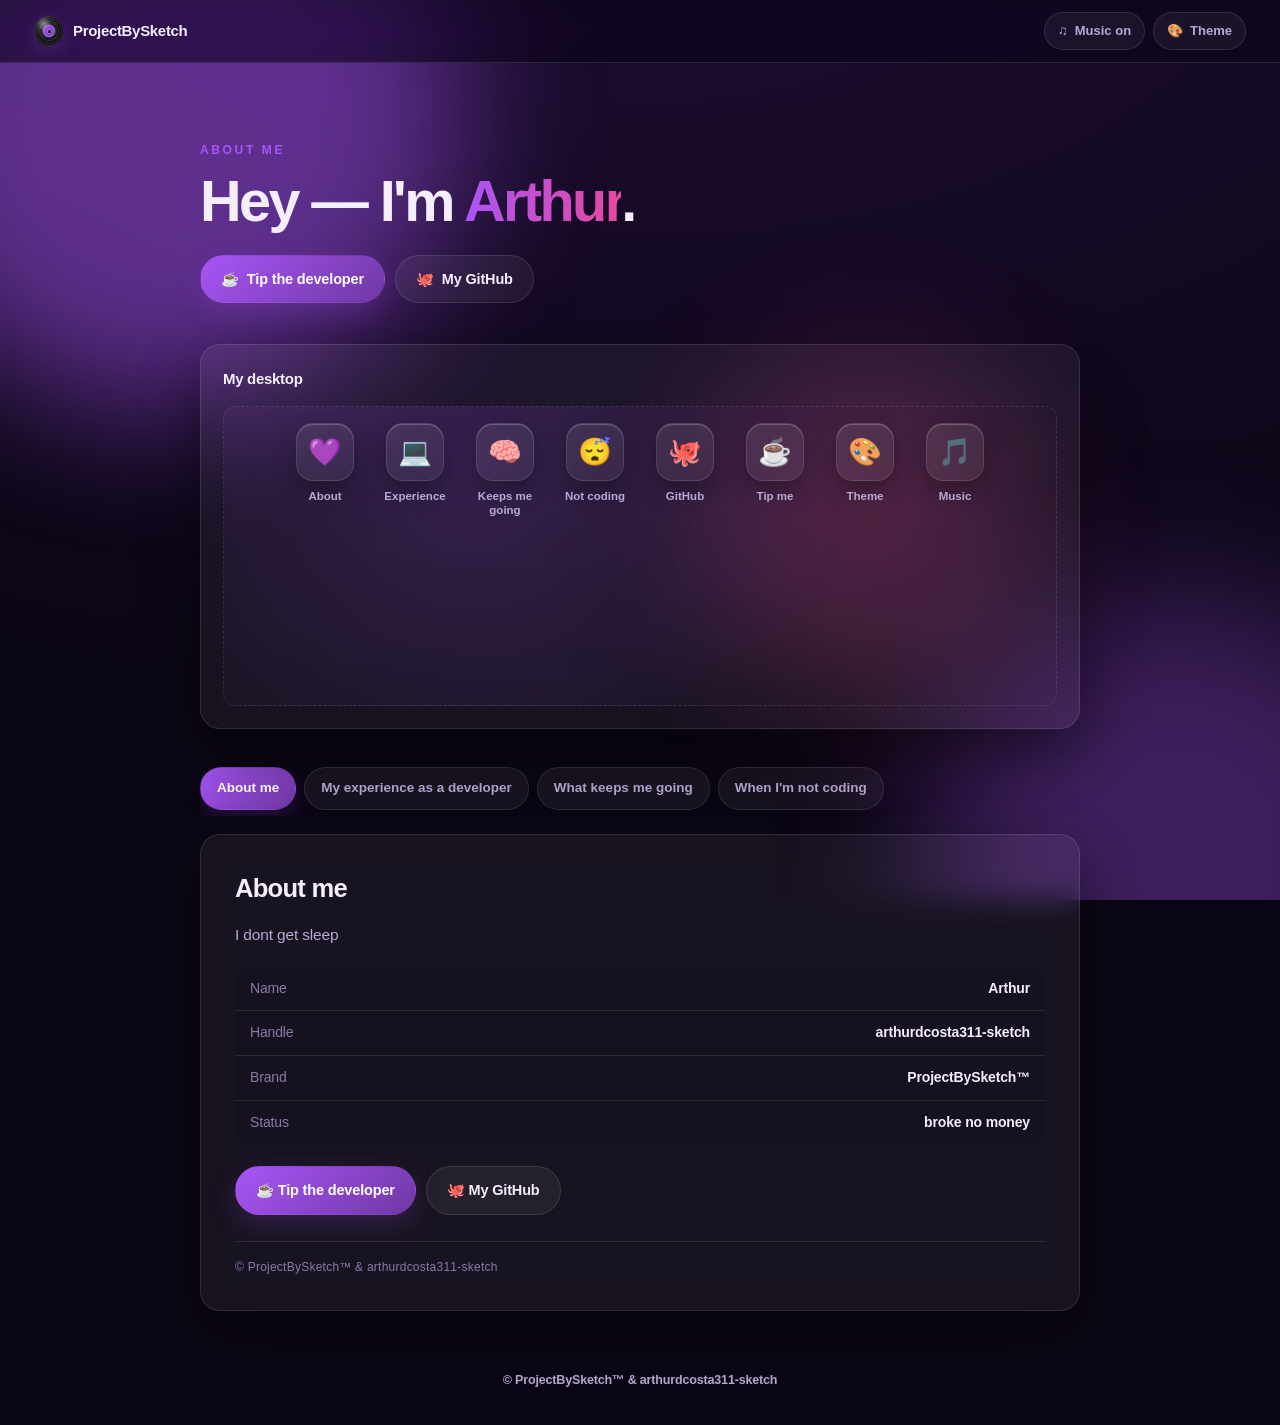
<file: index.html>
<!doctype html>
<html lang="en" data-bg="deep">
<head>
<meta charset="utf-8" />
<meta name="viewport" content="width=device-width, initial-scale=1, viewport-fit=cover" />
<title>ProjectBySketch — about me</title>
<meta name="description" content="The about-me page of ProjectBySketch, built by arthurdcosta311-sketch." />
<meta name="theme-color" content="#0b0614" />
<link rel="stylesheet" href="styles.css" />
</head>
<body>

<div class="bg" aria-hidden="true">
  <div class="blob blob-a"></div>
  <div class="blob blob-b"></div>
  <div class="blob blob-c"></div>
  <div class="stars" id="stars"></div>
</div>

<header class="topbar">
  <a class="brand" href="#top">
    <span class="brand-mark" aria-hidden="true"></span>
    <span class="brand-name">ProjectBySketch</span>
  </a>
  <div class="topbar-actions">
    <button class="pill" id="musicToggle" type="button" aria-pressed="true">
      <span class="pill-ico" id="musicIcon" aria-hidden="true">♫</span>
      <span id="musicLabel">Music on</span>
    </button>
    <button class="pill" id="themeToggle" type="button" aria-expanded="false">
      <span class="pill-ico" aria-hidden="true">🎨</span>
      <span>Theme</span>
    </button>
  </div>
</header>

<main id="top">

  <section class="hero">
    <p class="eyebrow">about me</p>
    <h1>Hey — I'm <span class="grad">Arthur</span>.</h1>
    <div class="hero-actions">
      <a class="btn btn-primary" href="https://www.trytipping.com/arthurdcosta311sketch" target="_blank" rel="noopener noreferrer">
        <span aria-hidden="true">☕</span> Tip the developer
      </a>
      <a class="btn btn-ghost" href="https://github.com/arthurdcosta311-sketch" target="_blank" rel="noopener noreferrer">
        <span aria-hidden="true">🐙</span> My GitHub
      </a>
    </div>
  </section>

  <section class="desk-wrap">
    <div class="desk-head">
      <h2>My desktop</h2>
    </div>
    <div class="desk" id="desk">
      <button class="icon" type="button" data-key="about" data-action="tab" data-tab="about">
        <span class="icon-bob"><span class="icon-inner" aria-hidden="true">💜</span></span>
        <span class="icon-label">About</span>
      </button>
      <button class="icon" type="button" data-key="experience" data-action="tab" data-tab="experience">
        <span class="icon-bob"><span class="icon-inner" aria-hidden="true">💻</span></span>
        <span class="icon-label">Experience</span>
      </button>
      <button class="icon" type="button" data-key="keeps" data-action="tab" data-tab="keeps">
        <span class="icon-bob"><span class="icon-inner" aria-hidden="true">🧠</span></span>
        <span class="icon-label">Keeps me going</span>
      </button>
      <button class="icon" type="button" data-key="notcoding" data-action="tab" data-tab="notcoding">
        <span class="icon-bob"><span class="icon-inner" aria-hidden="true">😴</span></span>
        <span class="icon-label">Not coding</span>
      </button>
      <button class="icon" type="button" data-key="github" data-action="link" data-href="https://github.com/arthurdcosta311-sketch">
        <span class="icon-bob"><span class="icon-inner" aria-hidden="true">🐙</span></span>
        <span class="icon-label">GitHub</span>
      </button>
      <button class="icon" type="button" data-key="tip" data-action="link" data-href="https://www.trytipping.com/arthurdcosta311sketch">
        <span class="icon-bob"><span class="icon-inner" aria-hidden="true">☕</span></span>
        <span class="icon-label">Tip me</span>
      </button>
      <button class="icon" type="button" data-key="theme" data-action="theme">
        <span class="icon-bob"><span class="icon-inner" aria-hidden="true">🎨</span></span>
        <span class="icon-label">Theme</span>
      </button>
      <button class="icon" type="button" data-key="music" data-action="music">
        <span class="icon-bob"><span class="icon-inner" aria-hidden="true">🎵</span></span>
        <span class="icon-label">Music</span>
      </button>
    </div>
  </section>

  <nav class="tabs" id="tabs" aria-label="Pages">
    <button class="tab is-active" type="button" data-tab="about" aria-selected="true">About me</button>
    <button class="tab" type="button" data-tab="experience" aria-selected="false">My experience as a developer</button>
    <button class="tab" type="button" data-tab="keeps" aria-selected="false">What keeps me going</button>
    <button class="tab" type="button" data-tab="notcoding" aria-selected="false">When I'm not coding</button>
  </nav>

  <section class="panels" id="panels">

    <article class="panel is-active" data-panel="about">
      <h2 class="panel-title">About me</h2>
      <p class="panel-text">I dont get sleep</p>
      <ul class="facts">
        <li><span class="fact-key">Name</span><span class="fact-val">Arthur</span></li>
        <li><span class="fact-key">Handle</span><span class="fact-val">arthurdcosta311-sketch</span></li>
        <li><span class="fact-key">Brand</span><span class="fact-val">ProjectBySketch™</span></li>
        <li><span class="fact-key">Status</span><span class="fact-val">broke no money</span></li>
      </ul>
      <div class="panel-actions">
        <a class="btn btn-primary" href="https://www.trytipping.com/arthurdcosta311sketch" target="_blank" rel="noopener noreferrer">☕ Tip the developer</a>
        <a class="btn btn-ghost" href="https://github.com/arthurdcosta311-sketch" target="_blank" rel="noopener noreferrer">🐙 My GitHub</a>
      </div>
      <p class="panel-copyright">© ProjectBySketch™ &amp; arthurdcosta311-sketch</p>
    </article>

    <article class="panel" data-panel="experience">
      <h2 class="panel-title">My experience as a developer</h2>
      <blockquote class="quote">
        I don't really like codding really it's just it's pretty boring to sit there and do nothing
        so I dicided to do something in life (ps: i really wanna quit)
      </blockquote>
      <p class="panel-copyright">© ProjectBySketch™ &amp; arthurdcosta311-sketch</p>
    </article>

    <article class="panel" data-panel="keeps">
      <h2 class="panel-title">What keeps me going</h2>
      <blockquote class="quote">nottin I'm just bored</blockquote>
      <p class="panel-copyright">© ProjectBySketch™ &amp; arthurdcosta311-sketch</p>
    </article>

    <article class="panel" data-panel="notcoding">
      <h2 class="panel-title">What does the developer do when they're not coding?</h2>
      <div class="panel-actions">
        <a class="btn btn-primary" href="https://www.youtube.com/watch?v=dQw4w9WgXcQ" target="_blank" rel="noopener noreferrer">Take me there anyway</a>
      </div>
      <p class="panel-copyright">© ProjectBySketch™ &amp; arthurdcosta311-sketch</p>
    </article>

  </section>

</main>

<footer class="footer">
  <p class="footer-line">© ProjectBySketch™ &amp; arthurdcosta311-sketch</p>
</footer>

<div class="sheet" id="themeSheet" aria-hidden="true">
  <div class="sheet-backdrop" data-close></div>
  <div class="sheet-card" role="dialog" aria-modal="true" aria-labelledby="sheetTitle">
    <div class="sheet-head">
      <h2 id="sheetTitle">Make it yours</h2>
      <button class="sheet-close" type="button" data-close aria-label="Close">✕</button>
    </div>

    <p class="sheet-label">Accent colour</p>
    <div class="swatches" id="swatches"></div>
    <label class="custom-colour">
      <span>Custom colour</span>
      <input type="color" id="customColor" value="#a855f7" />
    </label>

    <p class="sheet-label">Background</p>
    <div class="bg-options" id="bgOptions">
      <button class="bg-option" type="button" data-bg-choice="deep">Deep</button>
      <button class="bg-option" type="button" data-bg-choice="velvet">Velvet</button>
      <button class="bg-option" type="button" data-bg-choice="light">Daylight</button>
    </div>

    <p class="sheet-label">Extras</p>
    <label class="toggle-row">
      <span>Floating stars</span>
      <input type="checkbox" id="starsToggle" checked />
    </label>
    <label class="toggle-row">
      <span>Icon bounce</span>
      <input type="checkbox" id="bobToggle" checked />
    </label>

    <div class="sheet-actions">
      <button class="btn btn-ghost" type="button" id="resetTheme">Reset colours</button>
      <button class="btn btn-ghost" type="button" id="resetIcons">Reset icon positions</button>
    </div>
  </div>
</div>

<script src="app.js"></script>
</body>
</html>
</file>
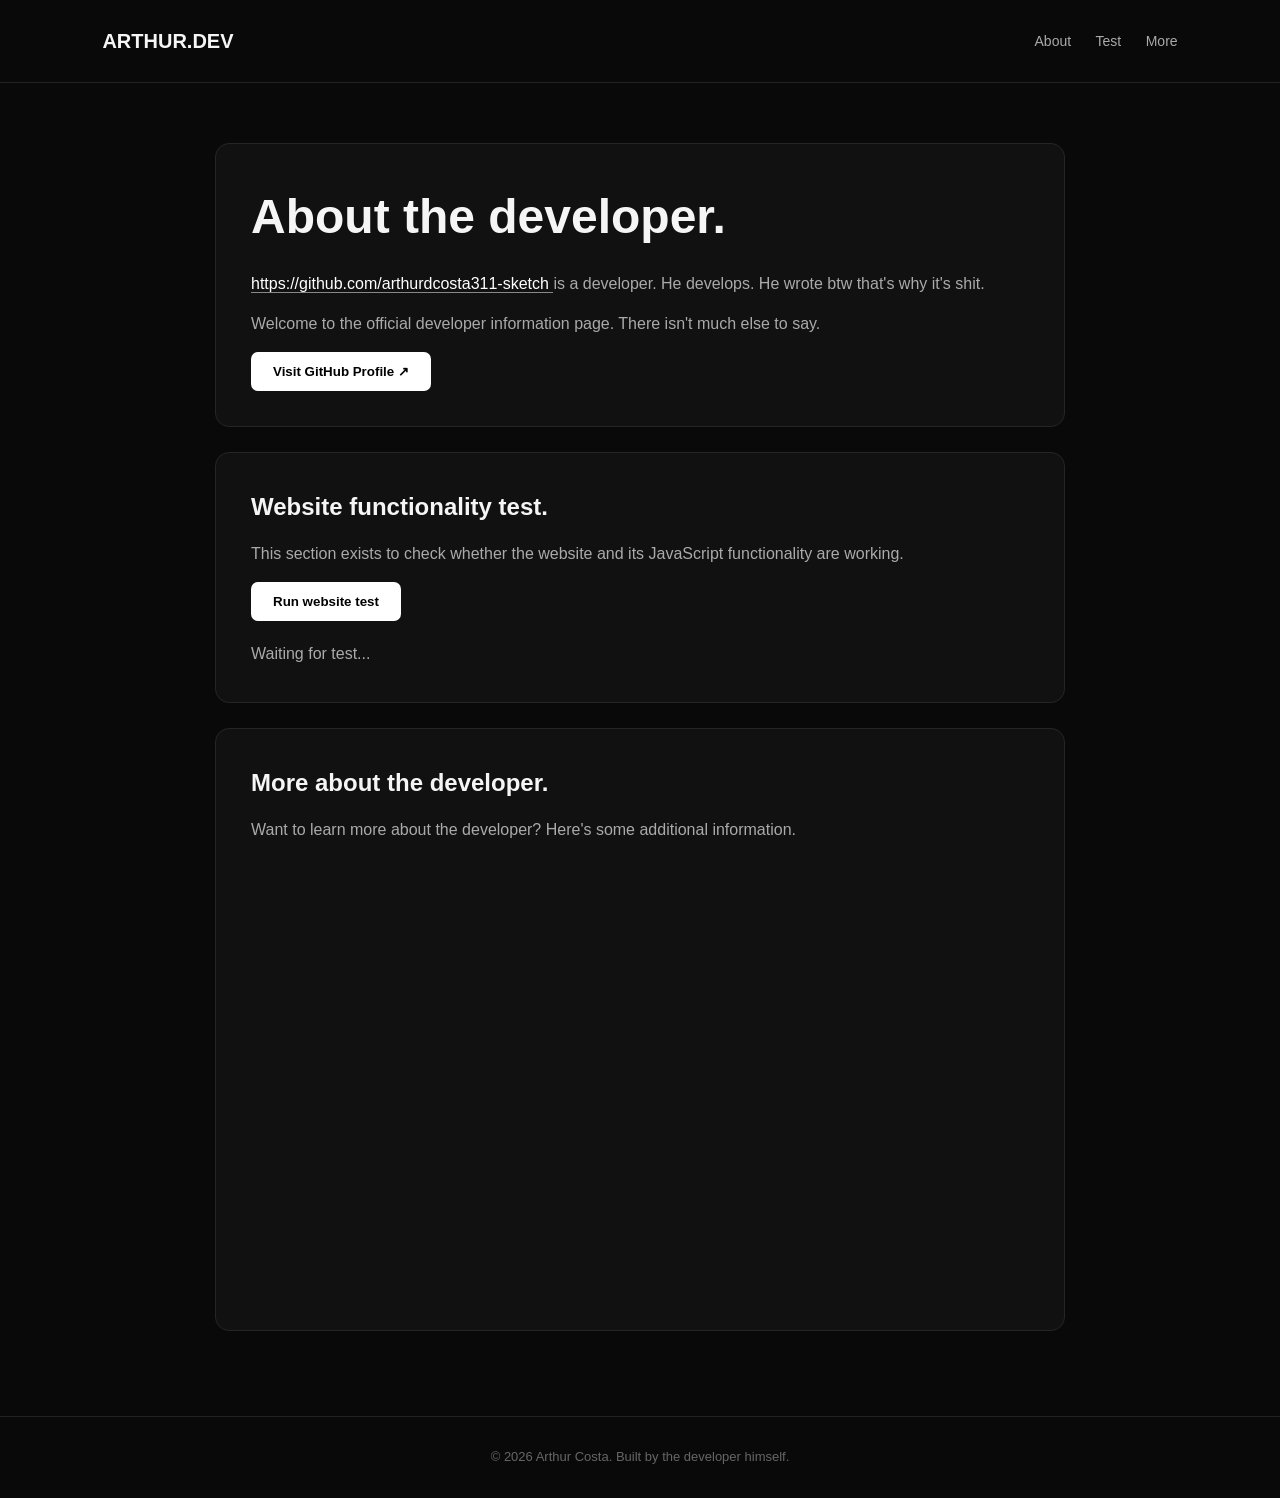
<file: private/index.html>
<!DOCTYPE html>
<html lang="en">
<head>
<meta charset="UTF-8">
<meta name="viewport" content="width=device-width, initial-scale=1.0">
<title>Arthur Costa | Developer</title>

<style>
* {
    margin: 0;
    padding: 0;
    box-sizing: border-box;
}

body {
    background: #090909;
    color: #f5f5f5;
    font-family: Arial, sans-serif;
    line-height: 1.6;
}

header {
    padding: 25px 8%;
    display: flex;
    justify-content: space-between;
    align-items: center;
    border-bottom: 1px solid #222;
}

.logo {
    font-size: 20px;
    font-weight: bold;
}

nav a {
    color: #aaa;
    text-decoration: none;
    margin-left: 20px;
    font-size: 14px;
}

nav a:hover {
    color: white;
}

main {
    max-width: 900px;
    margin: auto;
    padding: 60px 25px;
}

section {
    background: #111;
    border: 1px solid #252525;
    border-radius: 14px;
    padding: 35px;
    margin-bottom: 25px;
}

h1 {
    font-size: clamp(30px, 6vw, 48px);
    margin-bottom: 15px;
}

h2 {
    margin-bottom: 15px;
}

p {
    color: #aaa;
    margin-bottom: 15px;
}

.github-link {
    color: #fff;
    text-decoration: none;
    border-bottom: 1px solid #888;
}

.github-link:hover {
    color: #aaa;
}

button {
    background: white;
    color: black;
    border: none;
    padding: 12px 22px;
    border-radius: 7px;
    cursor: pointer;
    font-weight: bold;
    transition: 0.2s;
}

button:hover {
    background: #bbb;
    transform: translateY(-2px);
}

#test-result {
    margin-top: 20px;
    color: #aaa;
}

.video-container {
    position: relative;
    width: 100%;
    aspect-ratio: 16 / 9;
    overflow: hidden;
    border-radius: 10px;
}

iframe {
    width: 100%;
    height: 100%;
    border: none;
}

footer {
    text-align: center;
    padding: 30px;
    border-top: 1px solid #222;
    color: #666;
    font-size: 13px;
}

@media(max-width: 600px) {
    header {
        flex-direction: column;
        gap: 15px;
    }

    nav a {
        margin: 0 8px;
    }

    section {
        padding: 25px;
    }
}
</style>
</head>

<body>

<header>
    <div class="logo">ARTHUR.DEV</div>

    <nav>
        <a href="#about">About</a>
        <a href="#test">Test</a>
        <a href="#more">More</a>
    </nav>
</header>

<main>

    <!-- ABOUT DEVELOPER -->
    <section id="about">
        <h1>About the developer.</h1>

        <p>
            <a class="github-link"
               href="https://github.com/arthurdcosta311-sketch"
               target="_blank"
               rel="noopener noreferrer">
               https://github.com/arthurdcosta311-sketch
            </a>
            is a developer. He develops. He wrote btw that's why it's shit.
        </p>

        <p>
            Welcome to the official developer information page.
            There isn't much else to say.
        </p>

        <a href="https://github.com/arthurdcosta311-sketch"
           target="_blank"
           rel="noopener noreferrer">
            <button>Visit GitHub Profile ↗</button>
        </a>
    </section>


    <!-- WEBSITE TEST -->
    <section id="test">
        <h2>Website functionality test.</h2>

        <p>
            This section exists to check whether the website
            and its JavaScript functionality are working.
        </p>

        <button onclick="testWebsite()">
            Run website test
        </button>

        <div id="test-result">
            Waiting for test...
        </div>
    </section>


    <!-- RICKROLL -->
    <section id="more">
        <h2>More about the developer.</h2>

        <p>
            Want to learn more about the developer?
            Here's some additional information.
        </p>

        <div class="video-container">
            <iframe
                src="https://www.youtube-nocookie.com/embed/dQw4w9WgXcQ"
                title="More about the developer"
                allow="accelerometer; autoplay; clipboard-write; encrypted-media; gyroscope; picture-in-picture"
                allowfullscreen>
            </iframe>
        </div>
    </section>

</main>

<footer>
    © <span id="year"></span> Arthur Costa.
    Built by the developer himself.
</footer>

<script>
function testWebsite() {
    const result = document.getElementById("test-result");

    result.innerHTML = "Running tests...";

    setTimeout(() => {
        result.innerHTML = `
            <span style="color:#65db91">
                ✓ JavaScript is working<br>
                ✓ HTML is loaded<br>
                ✓ CSS is loaded<br>
                ✓ Website is operational
            </span>
            <br><br>
            Congratulations. The website works.
        `;
    }, 500);
}

document.getElementById("year").textContent =
    new Date().getFullYear();
</script>

</body>
</html>
</file>
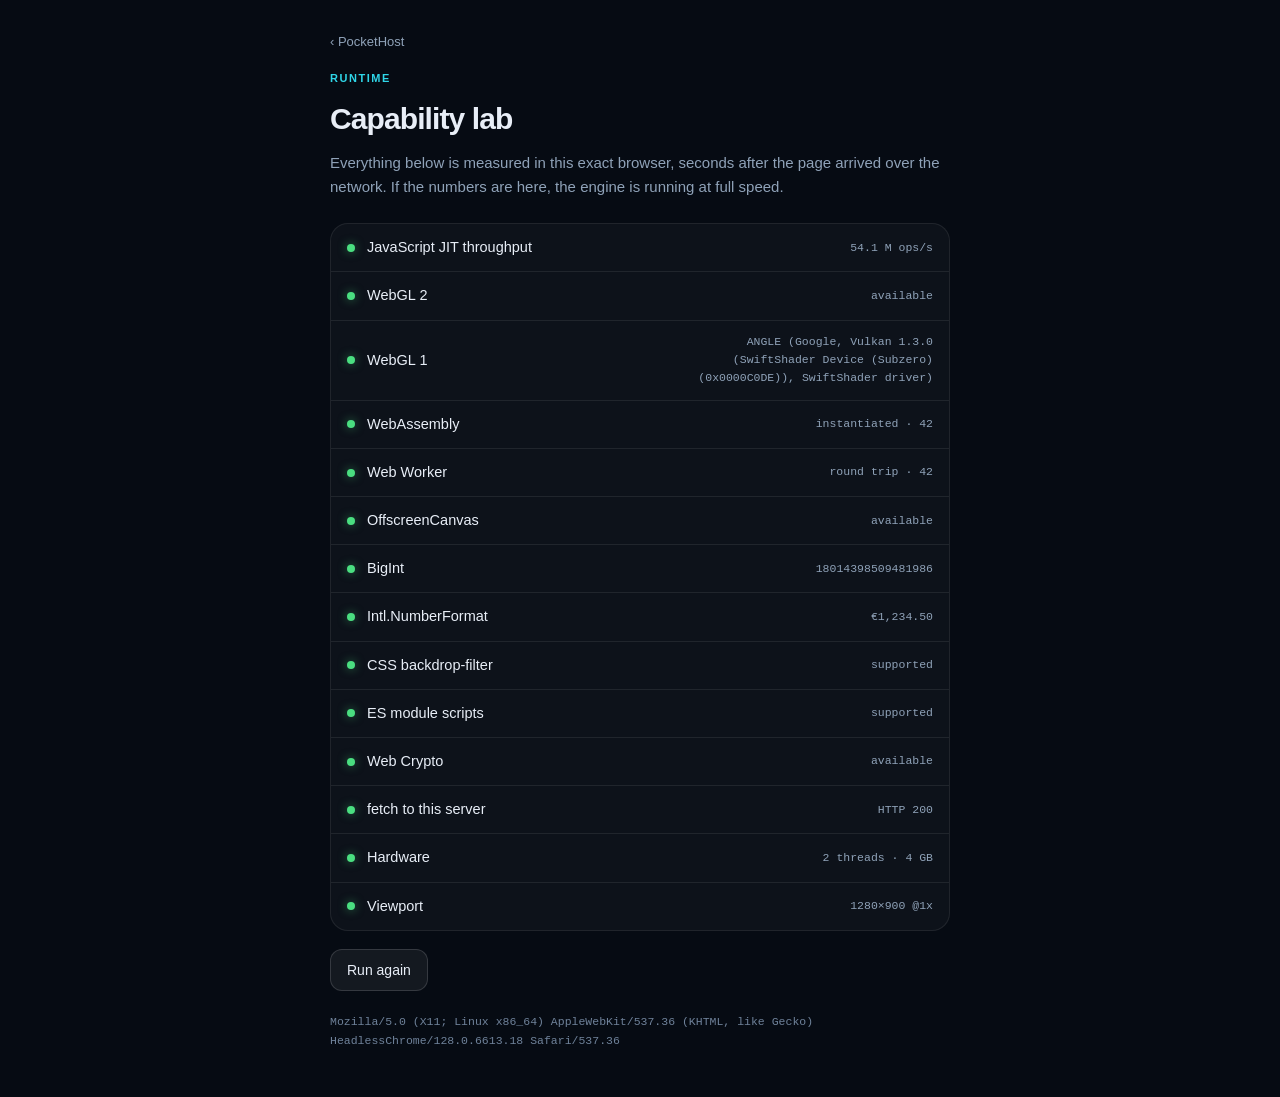
<file: private/lab/index.html>
<!doctype html>
<html lang="en">
<head>
<meta charset="utf-8" />
<meta name="viewport" content="width=device-width, initial-scale=1, viewport-fit=cover" />
<meta name="theme-color" content="#060b13" />
<title>Capability lab · PocketHost</title>
<style>
  :root {
    --bg: #060b13; --ink: #e8eef7; --muted: #8fa2b8;
    --line: rgba(255,255,255,0.08); --accent: #2fd6e8;
    --ok: #4ade80; --bad: #f87171; --wait: #f6b73c;
  }
  * { box-sizing: border-box; }
  body {
    margin: 0; min-height: 100vh; background: var(--bg); color: var(--ink);
    font: 400 16px/1.6 -apple-system, BlinkMacSystemFont, "SF Pro Text", "Helvetica Neue", Arial, sans-serif;
    -webkit-font-smoothing: antialiased;
    padding: max(28px, env(safe-area-inset-top)) 20px max(36px, env(safe-area-inset-bottom));
  }
  main { max-width: 620px; margin: 0 auto; }
  .back { color: var(--muted); text-decoration: none; font-size: 13px; }
  .kicker {
    margin-top: 16px; font-size: 11px; letter-spacing: 0.14em;
    text-transform: uppercase; color: var(--accent); font-weight: 700;
  }
  h1 { font-size: 30px; letter-spacing: -0.03em; margin: 8px 0 8px; font-weight: 750; }
  .lede { color: var(--muted); font-size: 15px; margin: 0 0 24px; }
  .card {
    border: 1px solid var(--line); border-radius: 18px;
    background: rgba(255,255,255,0.03); overflow: hidden;
  }
  .check {
    display: flex; align-items: center; gap: 12px; padding: 12px 16px;
    border-bottom: 1px solid var(--line);
  }
  .check:last-child { border-bottom: 0; }
  .status {
    width: 8px; height: 8px; border-radius: 50%;
    background: var(--wait); flex: 0 0 auto;
  }
  .status.ok { background: var(--ok); box-shadow: 0 0 10px rgba(74,222,128,0.5); }
  .status.bad { background: var(--bad); }
  .name { flex: 1; font-size: 14.5px; }
  .value {
    font-family: ui-monospace, SFMono-Regular, Menlo, monospace;
    font-size: 11.5px; color: var(--muted);
    text-align: right; max-width: 46%; word-break: break-word;
  }
  .actions { display: flex; gap: 10px; margin-top: 18px; }
  button {
    font: inherit; font-size: 14px; color: var(--ink);
    background: rgba(255,255,255,0.06);
    border: 1px solid rgba(255,255,255,0.14);
    padding: 9px 16px; border-radius: 12px;
  }
  button:active { background: rgba(255,255,255,0.14); }
  .ua {
    margin-top: 22px; color: #6f829a; font-size: 11.5px;
    font-family: ui-monospace, SFMono-Regular, Menlo, monospace;
    word-break: break-word;
  }
</style>
</head>
<body>
<main>
  <a class="back" href="/">‹ PocketHost</a>
  <div class="kicker">Runtime</div>
  <h1>Capability lab</h1>
  <p class="lede">Everything below is measured in this exact browser, seconds after the page arrived over
  the network. If the numbers are here, the engine is running at full speed.</p>

  <section class="card" id="checks"></section>

  <div class="actions">
    <button id="rerun">Run again</button>
  </div>

  <p class="ua" id="ua"></p>
</main>
<script>
(function () {
  var list = document.getElementById('checks');

  var checks = [
    {
      name: 'JavaScript JIT throughput',
      run: function () {
        var n = 4000000, x = 0, i;
        var start = performance.now();
        for (i = 0; i < n; i++) { x = (x + Math.imul(i, 2654435761)) % 1000003; }
        var ms = performance.now() - start;
        if (x === -1) { return 'impossible'; }
        return (n / ms / 1000).toFixed(1) + ' M ops/s';
      }
    },
    {
      name: 'WebGL 2',
      run: function () {
        return document.createElement('canvas').getContext('webgl2') ? 'available' : 'missing';
      }
    },
    {
      name: 'WebGL 1',
      run: function () {
        var canvas = document.createElement('canvas');
        var gl = canvas.getContext('webgl2') || canvas.getContext('webgl');
        if (!gl) { return 'missing'; }
        var info = gl.getExtension('WEBGL_debug_renderer_info');
        return info ? String(gl.getParameter(info.UNMASKED_RENDERER_WEBGL)) : 'available';
      }
    },
    {
      name: 'WebAssembly',
      run: function () {
        if (typeof WebAssembly !== 'object') { return 'missing'; }
        var bytes = new Uint8Array([
          0,97,115,109,1,0,0,0,1,5,1,96,0,1,127,3,2,1,0,
          7,8,1,4,102,117,110,99,0,0,10,6,1,4,0,65,42,11
        ]);
        var instance = new WebAssembly.Instance(new WebAssembly.Module(bytes));
        var answer = instance.exports.func();
        return answer === 42 ? 'instantiated · 42' : 'unexpected ' + answer;
      }
    },
    {
      name: 'Web Worker',
      run: function () {
        return new Promise(function (resolve) {
          if (typeof Worker === 'undefined') { resolve('missing'); return; }
          var source = 'self.onmessage = function (event) { self.postMessage(event.data * 2); };';
          var url = URL.createObjectURL(new Blob([source], { type: 'text/javascript' }));
          var worker = new Worker(url);
          var settled = false;
          worker.onmessage = function (event) {
            settled = true;
            worker.terminate();
            URL.revokeObjectURL(url);
            resolve('round trip · ' + event.data);
          };
          worker.onerror = function () {
            if (!settled) { settled = true; worker.terminate(); resolve('failed to start'); }
          };
          worker.postMessage(21);
          setTimeout(function () {
            if (!settled) { settled = true; worker.terminate(); resolve('timed out'); }
          }, 2000);
        });
      }
    },
    {
      name: 'OffscreenCanvas',
      run: function () {
        return typeof OffscreenCanvas === 'undefined' ? 'missing' : 'available';
      }
    },
    {
      name: 'BigInt',
      run: function () {
        if (typeof BigInt !== 'function') { return 'missing'; }
        return String(BigInt('9007199254740993') * BigInt(2));
      }
    },
    {
      name: 'Intl.NumberFormat',
      run: function () {
        return new Intl.NumberFormat('en-US', { style: 'currency', currency: 'EUR' }).format(1234.5);
      }
    },
    {
      name: 'CSS backdrop-filter',
      run: function () {
        var supported = (typeof CSS !== 'undefined') &&
          (CSS.supports('backdrop-filter', 'blur(4px)') || CSS.supports('-webkit-backdrop-filter', 'blur(4px)'));
        return supported ? 'supported' : 'missing';
      }
    },
    {
      name: 'ES module scripts',
      run: function () {
        return (typeof HTMLScriptElement !== 'undefined' && typeof HTMLScriptElement.supports === 'function' &&
          HTMLScriptElement.supports('module')) ? 'supported' : 'unknown';
      }
    },
    {
      name: 'Web Crypto',
      run: function () {
        return (typeof crypto !== 'undefined' && crypto.subtle) ? 'available' : 'missing';
      }
    },
    {
      name: 'fetch to this server',
      run: function () {
        if (typeof fetch !== 'function') { return Promise.resolve('missing'); }
        return fetch(location.origin + '/?probe=' + Date.now(), { cache: 'no-store' })
          .then(function (response) { return 'HTTP ' + response.status; })
          .catch(function (error) { return 'failed: ' + error.message; });
      }
    },
    {
      name: 'Hardware',
      run: function () {
        var threads = navigator.hardwareConcurrency || '?';
        var memory = navigator.deviceMemory ? navigator.deviceMemory + ' GB' : 'unknown memory';
        return threads + ' threads · ' + memory;
      }
    },
    {
      name: 'Viewport',
      run: function () {
        return window.innerWidth + '×' + window.innerHeight + ' @' +
          (Math.round((window.devicePixelRatio || 1) * 100) / 100) + 'x';
      }
    }
  ];

  function isGood(value) {
    return !/^(missing|failed|timed out|unexpected|unknown)/i.test(value);
  }

  function makeRow(name) {
    var row = document.createElement('div');
    row.className = 'check';
    var status = document.createElement('span');
    status.className = 'status';
    var label = document.createElement('span');
    label.className = 'name';
    label.textContent = name;
    var value = document.createElement('span');
    value.className = 'value';
    value.textContent = '…';
    row.appendChild(status);
    row.appendChild(label);
    row.appendChild(value);
    list.appendChild(row);
    return { status: status, value: value };
  }

  function settle(row, text) {
    var text_ = String(text);
    row.value.textContent = text_;
    row.status.className = 'status ' + (isGood(text_) ? 'ok' : 'bad');
  }

  checks.forEach(function (check) {
    var row = makeRow(check.name);
    try {
      var result = check.run();
      if (result && typeof result.then === 'function') {
        result.then(function (value) { settle(row, value); })
          .catch(function (error) { settle(row, 'failed: ' + (error && error.message ? error.message : error)); });
      } else {
        settle(row, result);
      }
    } catch (error) {
      settle(row, 'failed: ' + (error && error.message ? error.message : error));
    }
  });

  document.getElementById('rerun').addEventListener('click', function () {
    location.reload();
  });

  document.getElementById('ua').textContent = navigator.userAgent;
})();
</script>
</body>
</html>
</file>
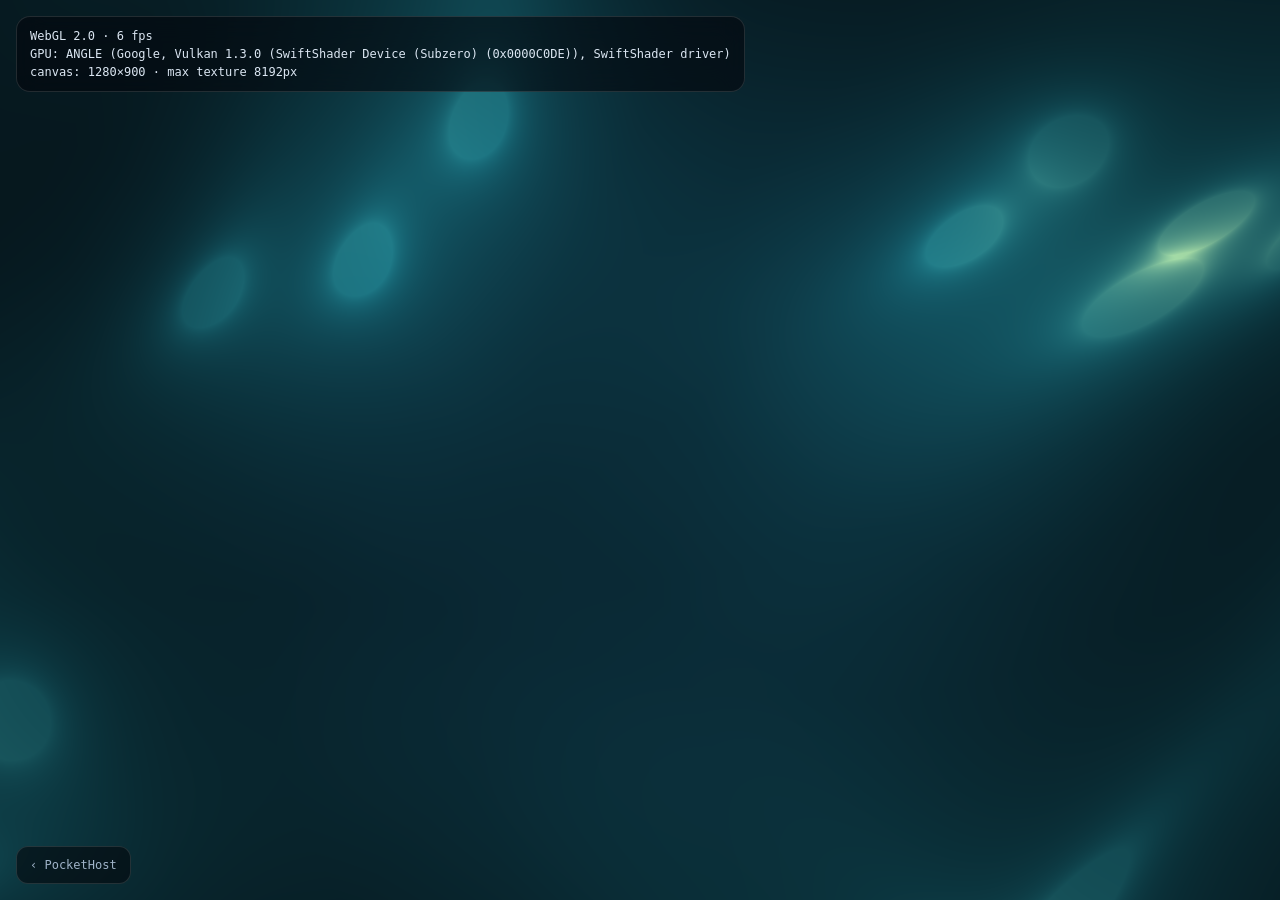
<file: private/webgl/index.html>
<!doctype html>
<html lang="en">
<head>
<meta charset="utf-8" />
<meta name="viewport" content="width=device-width, initial-scale=1, viewport-fit=cover" />
<meta name="theme-color" content="#04070d" />
<title>WebGL · PocketHost</title>
<style>
  html, body { margin: 0; height: 100%; overflow: hidden; background: #04070d; }
  canvas { display: block; width: 100%; height: 100%; }
  .hud {
    position: fixed; inset: 0;
    padding: max(16px, env(safe-area-inset-top)) 16px max(16px, env(safe-area-inset-bottom));
    display: flex; flex-direction: column; gap: 10px; align-items: flex-start;
    pointer-events: none;
    font: 500 12px/1.5 ui-monospace, SFMono-Regular, Menlo, monospace;
    color: #dbe6f2;
  }
  .panel {
    pointer-events: auto; padding: 10px 13px; border-radius: 14px;
    background: rgba(4,7,13,0.62); border: 1px solid rgba(255,255,255,0.12);
    backdrop-filter: blur(14px); -webkit-backdrop-filter: blur(14px);
    white-space: pre-line;
  }
  .back {
    margin-top: auto; pointer-events: auto; color: #9fb3c8;
    text-decoration: none; border: 1px solid rgba(255,255,255,0.12);
    padding: 9px 13px; border-radius: 12px; background: rgba(4,7,13,0.6);
  }
  .back:active { background: rgba(255,255,255,0.12); }
</style>
</head>
<body>
<canvas id="canvas"></canvas>
<div class="home" style="display:none"></div>
<div class="hud">
  <div class="panel" id="stats">starting WebGL…</div>
  <a class="back" href="/">‹ PocketHost</a>
</div>
<script>
(function () {
  var canvas = document.getElementById('canvas');
  var stats = document.getElementById('stats');

  var gl = canvas.getContext('webgl2', { antialias: true, alpha: false, powerPreference: 'high-performance' })
    || canvas.getContext('webgl', { antialias: true, alpha: false });

  if (!gl) {
    stats.textContent = 'WebGL is not available in this browser.';
    return;
  }

  var isGL2 = typeof WebGL2RenderingContext !== 'undefined' && gl instanceof WebGL2RenderingContext;

  var vertexSource = [
    'attribute vec2 aPos;',
    'varying vec2 vUv;',
    'void main() {',
    '  vUv = aPos * 0.5 + 0.5;',
    '  gl_Position = vec4(aPos, 0.0, 1.0);',
    '}'
  ].join('\n');

  var fragmentSource = [
    'precision highp float;',
    'varying vec2 vUv;',
    'uniform vec2 uResolution;',
    'uniform float uTime;',
    'void main() {',
    '  vec2 p = vUv * 2.0 - 1.0;',
    '  p.x *= uResolution.x / uResolution.y;',
    '  float t = uTime * 0.55;',
    '  vec2 q = p;',
    '  float glow = 0.0;',
    '  for (int i = 0; i < 5; i++) {',
    '    float fi = float(i);',
    '    q += vec2(sin(q.y * 1.4 + t + fi), cos(q.x * 1.2 - t * 0.85 + fi)) * 0.42;',
    '    glow += 0.055 / max(0.045, length(fract(q * 0.5) - 0.5));',
    '  }',
    '  glow = clamp(glow * 0.32, 0.0, 1.0);',
    '  vec3 deep = vec3(0.016, 0.035, 0.07);',
    '  vec3 cyan = vec3(0.16, 0.82, 0.92);',
    '  vec3 col = mix(deep, cyan, glow);',
    '  col += vec3(0.96, 0.68, 0.22) * pow(glow, 7.0);',
    '  float vignette = 1.0 - smoothstep(0.35, 1.4, length(p));',
    '  col *= 0.55 + 0.45 * vignette;',
    '  gl_FragColor = vec4(col, 1.0);',
    '}'
  ].join('\n');

  function compile(type, source) {
    var shader = gl.createShader(type);
    gl.shaderSource(shader, source);
    gl.compileShader(shader);
    if (!gl.getShaderParameter(shader, gl.COMPILE_STATUS)) {
      throw new Error(gl.getShaderInfoLog(shader) || 'shader error');
    }
    return shader;
  }

  var program;
  try {
    program = gl.createProgram();
    gl.attachShader(program, compile(gl.VERTEX_SHADER, vertexSource));
    gl.attachShader(program, compile(gl.FRAGMENT_SHADER, fragmentSource));
    gl.linkProgram(program);
    if (!gl.getProgramParameter(program, gl.LINK_STATUS)) {
      throw new Error(gl.getProgramInfoLog(program) || 'link error');
    }
  } catch (error) {
    stats.textContent = 'Shader failed:\n' + (error && error.message ? error.message : error);
    return;
  }

  gl.useProgram(program);

  var buffer = gl.createBuffer();
  gl.bindBuffer(gl.ARRAY_BUFFER, buffer);
  gl.bufferData(gl.ARRAY_BUFFER, new Float32Array([-1, -1, 1, -1, -1, 1, 1, 1]), gl.STATIC_DRAW);

  var aPos = gl.getAttribLocation(program, 'aPos');
  gl.enableVertexAttribArray(aPos);
  gl.vertexAttribPointer(aPos, 2, gl.FLOAT, false, 0, 0);

  var uResolution = gl.getUniformLocation(program, 'uResolution');
  var uTime = gl.getUniformLocation(program, 'uTime');
  var dpr = Math.min(window.devicePixelRatio || 1, 2);

  function resize() {
    var width = Math.max(1, Math.floor(canvas.clientWidth * dpr));
    var height = Math.max(1, Math.floor(canvas.clientHeight * dpr));
    if (canvas.width !== width || canvas.height !== height) {
      canvas.width = width;
      canvas.height = height;
    }
    gl.viewport(0, 0, canvas.width, canvas.height);
    gl.uniform2f(uResolution, canvas.width, canvas.height);
  }

  window.addEventListener('resize', resize);
  resize();

  var gpuName = 'unknown GPU';
  var info = gl.getExtension('WEBGL_debug_renderer_info');
  if (info) {
    try { gpuName = gl.getParameter(info.UNMASKED_RENDERER_WEBGL); } catch (error) { }
  }
  var maxTexture = gl.getParameter(gl.MAX_TEXTURE_SIZE);

  var frames = 0;
  var last = performance.now();
  var started = performance.now();

  function render(now) {
    gl.uniform1f(uTime, (now - started) / 1000.0);
    resize();
    gl.drawArrays(gl.TRIANGLE_STRIP, 0, 4);

    frames++;
    if (now - last > 500) {
      var fps = Math.round(frames * 1000 / (now - last));
      frames = 0;
      last = now;
      stats.textContent =
        (isGL2 ? 'WebGL 2.0' : 'WebGL 1.0') + '  ·  ' + fps + ' fps\n' +
        'GPU: ' + gpuName + '\n' +
        'canvas: ' + canvas.width + '×' + canvas.height + '  ·  max texture ' + maxTexture + 'px';
    }
    requestAnimationFrame(render);
  }

  requestAnimationFrame(render);
})();
</script>
</body>
</html>
</file>
<file: styles.css>
/* ============================================================
   ProjectBySketch — about me
   Everything colour-related hangs off these custom properties,
   so the theme sheet can repaint the whole page at runtime.
   ============================================================ */

:root {
  --accent: #a855f7;
  --accent-2: #6d28d9;
  --accent-soft: rgba(168, 85, 247, 0.18);

  --bg-1: #0b0614;
  --bg-2: #150a24;
  --bg-3: #1d0d33;

  --ink: #f4eeff;
  --ink-dim: #b9a9d4;
  --ink-faint: #8b7aa8;

  --card: rgba(255, 255, 255, 0.055);
  --card-strong: rgba(255, 255, 255, 0.09);
  --stroke: rgba(255, 255, 255, 0.11);
  --stroke-strong: rgba(255, 255, 255, 0.2);

  --radius: 20px;
  --radius-sm: 13px;
  --shadow: 0 22px 60px rgba(0, 0, 0, 0.45);
  --ease: cubic-bezier(0.22, 1, 0.36, 1);

  --font: "SF Pro Rounded", "SF Pro Text", -apple-system, BlinkMacSystemFont,
    "Segoe UI", Roboto, "Helvetica Neue", Arial, sans-serif;
}

/* ---------- alternate backgrounds ---------- */

html[data-bg="velvet"] {
  --bg-1: #170611;
  --bg-2: #26091f;
  --bg-3: #330a24;
}

html[data-bg="light"] {
  --bg-1: #f6f0ff;
  --bg-2: #ece0ff;
  --bg-3: #e0cdff;
  --ink: #1e1030;
  --ink-dim: #4b3a63;
  --ink-faint: #6c588a;
  --card: rgba(255, 255, 255, 0.62);
  --card-strong: rgba(255, 255, 255, 0.85);
  --stroke: rgba(60, 20, 110, 0.14);
  --stroke-strong: rgba(60, 20, 110, 0.26);
  --shadow: 0 22px 60px rgba(80, 40, 140, 0.18);
}

/* ---------- base ---------- */

*,
*::before,
*::after {
  box-sizing: border-box;
}

html {
  scroll-behavior: smooth;
  -webkit-text-size-adjust: 100%;
}

body {
  margin: 0;
  min-height: 100vh;
  font-family: var(--font);
  color: var(--ink);
  background: var(--bg-1);
  line-height: 1.55;
  letter-spacing: -0.01em;
  overflow-x: hidden;
  -webkit-tap-highlight-color: transparent;
  transition: background-color 0.6s var(--ease), color 0.4s var(--ease);
}

h1,
h2,
h3,
p,
ul,
blockquote {
  margin: 0;
}

a {
  color: inherit;
}

button {
  font: inherit;
  color: inherit;
}

:focus-visible {
  outline: 2px solid var(--accent);
  outline-offset: 3px;
  border-radius: 8px;
}

/* ---------- animated background ---------- */

.bg {
  position: fixed;
  inset: 0;
  z-index: -1;
  overflow: hidden;
  background:
    radial-gradient(120% 90% at 50% -10%, var(--bg-3) 0%, var(--bg-2) 45%, var(--bg-1) 100%);
  transition: background 0.6s var(--ease);
}

.blob {
  position: absolute;
  border-radius: 50%;
  filter: blur(70px);
  opacity: 0.5;
  will-change: transform;
}

.blob-a {
  width: 46vmax;
  height: 46vmax;
  top: -14vmax;
  left: -10vmax;
  background: var(--accent);
  animation: drift-a 26s ease-in-out infinite alternate;
}

.blob-b {
  width: 40vmax;
  height: 40vmax;
  bottom: -16vmax;
  right: -12vmax;
  background: var(--accent-2);
  animation: drift-b 32s ease-in-out infinite alternate;
}

.blob-c {
  width: 26vmax;
  height: 26vmax;
  top: 40%;
  left: 55%;
  background: #ec4899;
  opacity: 0.24;
  animation: drift-c 24s ease-in-out infinite alternate;
}

html[data-bg="light"] .blob {
  opacity: 0.32;
}

@keyframes drift-a {
  to { transform: translate3d(9vmax, 7vmax, 0) scale(1.16); }
}
@keyframes drift-b {
  to { transform: translate3d(-8vmax, -6vmax, 0) scale(1.1); }
}
@keyframes drift-c {
  to { transform: translate3d(-12vmax, 8vmax, 0) scale(0.86); }
}

.stars {
  position: absolute;
  inset: 0;
  pointer-events: none;
}

.star {
  position: absolute;
  width: 3px;
  height: 3px;
  border-radius: 50%;
  background: #fff;
  opacity: 0;
  animation: twinkle 5s ease-in-out infinite;
}

html[data-bg="light"] .star {
  background: var(--accent);
}

@keyframes twinkle {
  0%, 100% { opacity: 0; transform: scale(0.6); }
  50% { opacity: 0.85; transform: scale(1); }
}

body.no-stars .stars {
  display: none;
}

/* ---------- top bar ---------- */

.topbar {
  position: sticky;
  top: 0;
  z-index: 30;
  display: flex;
  align-items: center;
  justify-content: space-between;
  gap: 12px;
  padding: 12px clamp(16px, 4vw, 34px);
  background: var(--bg-1);
  background: color-mix(in srgb, var(--bg-1) 62%, transparent);
  backdrop-filter: blur(18px) saturate(150%);
  -webkit-backdrop-filter: blur(18px) saturate(150%);
  border-bottom: 1px solid var(--stroke);
  padding-top: max(12px, env(safe-area-inset-top));
}

.brand {
  display: inline-flex;
  align-items: center;
  gap: 9px;
  text-decoration: none;
  font-weight: 700;
  letter-spacing: -0.02em;
}

/* the spinning record in the top bar: grooves, a coloured label
   in the accent colour, and a spindle hole in the middle */
.brand-mark {
  position: relative;
  display: block;
  flex: 0 0 auto;
  width: 30px;
  height: 30px;
  border-radius: 50%;
  background:
    repeating-radial-gradient(
      circle at 50% 50%,
      rgba(255, 255, 255, 0.085) 0 1px,
      rgba(0, 0, 0, 0) 1px 3px
    ),
    radial-gradient(
      circle at 33% 27%,
      rgba(255, 255, 255, 0.42) 0 5%,
      rgba(255, 255, 255, 0.07) 24%,
      rgba(255, 255, 255, 0) 48%
    ),
    radial-gradient(circle at 50% 50%, #26222f 0%, #131019 58%, #050409 100%);
  box-shadow:
    0 6px 18px var(--accent-soft),
    inset 0 0 0 1px rgba(255, 255, 255, 0.16);
  animation: spin-slow 9s linear infinite;
}

.brand-mark::before {
  content: "";
  position: absolute;
  inset: 29%;
  border-radius: 50%;
  background: linear-gradient(145deg, var(--accent), var(--accent-2));
  box-shadow: inset 0 0 0 1px rgba(255, 255, 255, 0.28);
}

.brand-mark::after {
  content: "";
  position: absolute;
  top: 50%;
  left: 50%;
  width: 3px;
  height: 3px;
  margin: -1.5px 0 0 -1.5px;
  border-radius: 50%;
  background: #06050a;
  box-shadow: 0 0 0 1px rgba(255, 255, 255, 0.2);
}

.brand:hover .brand-mark {
  animation-duration: 2.4s;
}

@keyframes spin-slow {
  to { transform: rotate(360deg); }
}

.brand-name {
  font-size: 15px;
}

.topbar-actions {
  display: flex;
  gap: 8px;
}

.pill {
  display: inline-flex;
  align-items: center;
  gap: 7px;
  padding: 8px 13px;
  font-size: 13px;
  font-weight: 600;
  color: var(--ink-dim);
  background: var(--card);
  border: 1px solid var(--stroke);
  border-radius: 999px;
  cursor: pointer;
  transition: transform 0.2s var(--ease), color 0.2s, border-color 0.2s, background 0.2s;
}

.pill:hover {
  color: var(--ink);
  border-color: var(--stroke-strong);
  transform: translateY(-1px);
}

.pill:active {
  transform: scale(0.95);
}

.pill[aria-pressed="false"] .pill-ico {
  opacity: 0.4;
}

.pill.is-muted {
  color: var(--ink-faint);
}

/* ---------- layout ---------- */

main {
  width: min(100% - 32px, 880px);
  margin: 0 auto;
  padding: clamp(20px, 5vw, 44px) 0 60px;
}

/* ---------- hero ---------- */

.hero {
  padding: clamp(18px, 4vw, 34px) 0 clamp(26px, 5vw, 40px);
  animation: rise 0.8s var(--ease) both;
}

.eyebrow {
  font-size: 12px;
  font-weight: 700;
  letter-spacing: 0.22em;
  text-transform: uppercase;
  color: var(--accent);
  margin-bottom: 12px;
}

.hero h1 {
  font-size: clamp(2.1rem, 8vw, 3.6rem);
  line-height: 1.03;
  letter-spacing: -0.045em;
  font-weight: 800;
  margin-bottom: 16px;
}

.grad {
  background: linear-gradient(100deg, var(--accent), #ec4899 55%, var(--accent-2));
  -webkit-background-clip: text;
  background-clip: text;
  color: transparent;
  background-size: 200% auto;
  animation: hue-slide 8s linear infinite;
}

@keyframes hue-slide {
  to { background-position: 200% center; }
}

.hero-actions {
  display: flex;
  flex-wrap: wrap;
  gap: 10px;
  margin-top: 24px;
}

/* ---------- buttons ---------- */

.btn {
  position: relative;
  display: inline-flex;
  align-items: center;
  justify-content: center;
  gap: 8px;
  padding: 12px 20px;
  font-size: 14.5px;
  font-weight: 650;
  text-decoration: none;
  border: 1px solid transparent;
  border-radius: 999px;
  cursor: pointer;
  overflow: hidden;
  transition: transform 0.22s var(--ease), box-shadow 0.3s var(--ease), border-color 0.2s, background 0.2s;
}

.btn-primary {
  color: #fff;
  background: linear-gradient(140deg, var(--accent), var(--accent-2));
  box-shadow: 0 10px 26px var(--accent-soft);
}

.btn-primary::after {
  content: "";
  position: absolute;
  inset: 0;
  background: linear-gradient(115deg, transparent 30%, rgba(255, 255, 255, 0.45), transparent 70%);
  transform: translateX(-120%);
  transition: transform 0.7s var(--ease);
}

.btn-primary:hover::after {
  transform: translateX(120%);
}

.btn-primary:hover {
  transform: translateY(-2px);
  box-shadow: 0 16px 36px var(--accent-soft);
}

.btn-primary:active {
  transform: scale(0.97);
}

.btn-ghost {
  color: var(--ink);
  background: var(--card);
  border-color: var(--stroke);
}

.btn-ghost:hover {
  border-color: var(--accent);
  background: var(--accent-soft);
  transform: translateY(-2px);
}

.btn-ghost:active {
  transform: scale(0.97);
}

/* ---------- desktop of draggable icons ---------- */

.desk-wrap {
  padding: clamp(16px, 3vw, 22px);
  background: var(--card);
  border: 1px solid var(--stroke);
  border-radius: var(--radius);
  box-shadow: var(--shadow);
  backdrop-filter: blur(14px);
  -webkit-backdrop-filter: blur(14px);
  animation: rise 0.9s var(--ease) 0.08s both;
}

.desk-head h2 {
  font-size: 15px;
  font-weight: 700;
  letter-spacing: -0.02em;
}

.desk {
  position: relative;
  margin-top: 16px;
  min-height: 300px;
  border-radius: var(--radius-sm);
  border: 1px dashed var(--stroke);
  background:
    radial-gradient(circle at 30% 20%, var(--accent-soft), transparent 60%);
  overflow: hidden;
  touch-action: pan-y;
}

.desk.grabbing {
  cursor: grabbing;
}

.desk:not(.is-ready) .icon {
  visibility: hidden;
}

.icon {
  position: absolute;
  top: 0;
  left: 0;
  display: flex;
  flex-direction: column;
  align-items: center;
  gap: 7px;
  width: 86px;
  padding: 6px 2px;
  background: none;
  border: 0;
  cursor: grab;
  touch-action: none;
  user-select: none;
  -webkit-user-select: none;
  transition: transform 0.25s var(--ease), filter 0.25s var(--ease);
  z-index: 1;
}

.icon.is-dragging {
  cursor: grabbing;
  z-index: 5;
  transform: scale(1.1) rotate(-3deg);
  filter: drop-shadow(0 14px 22px rgba(0, 0, 0, 0.4));
}

.icon-bob {
  display: grid;
  place-items: center;
  width: 58px;
  height: 58px;
  border-radius: 17px;
  background: linear-gradient(150deg, var(--card-strong), var(--card));
  border: 1px solid var(--stroke);
  box-shadow: 0 10px 22px rgba(0, 0, 0, 0.28), inset 0 1px 0 rgba(255, 255, 255, 0.22);
  transition: transform 0.3s var(--ease), border-color 0.3s, box-shadow 0.3s;
}

.icon-inner {
  font-size: 27px;
  line-height: 1;
  display: block;
  transition: transform 0.3s var(--ease);
}

.icon:hover .icon-bob,
.icon:focus-visible .icon-bob {
  border-color: var(--accent);
  box-shadow: 0 14px 30px var(--accent-soft), inset 0 1px 0 rgba(255, 255, 255, 0.3);
}

.icon:hover .icon-inner {
  transform: scale(1.18) rotate(-8deg);
}

.icon:active .icon-inner {
  transform: scale(0.9);
}

.icon-label {
  font-size: 11.5px;
  font-weight: 600;
  color: var(--ink-dim);
  text-align: center;
  line-height: 1.2;
  padding: 2px 4px;
  border-radius: 6px;
  transition: color 0.2s;
}

.icon:hover .icon-label {
  color: var(--ink);
}

/* idle bob, staggered per icon */
body.bob .icon-bob {
  animation: bob 4.4s ease-in-out infinite;
}

body.bob .icon:nth-child(2n) .icon-bob { animation-delay: -0.8s; }
body.bob .icon:nth-child(3n) .icon-bob { animation-delay: -1.6s; }
body.bob .icon:nth-child(4n) .icon-bob { animation-delay: -2.4s; }
body.bob .icon:nth-child(5n) .icon-bob { animation-delay: -3.2s; }

@keyframes bob {
  0%, 100% { transform: translateY(0); }
  50% { transform: translateY(-5px); }
}

.icon.is-dragging .icon-bob {
  animation: none;
}

/* ---------- tabs ---------- */

.tabs {
  display: flex;
  gap: 8px;
  margin: clamp(26px, 5vw, 38px) 0 18px;
  overflow-x: auto;
  padding-bottom: 6px;
  scrollbar-width: none;
  -webkit-overflow-scrolling: touch;
}

.tabs::-webkit-scrollbar {
  display: none;
}

.tab {
  flex: 0 0 auto;
  padding: 10px 16px;
  font-size: 13.5px;
  font-weight: 650;
  color: var(--ink-dim);
  background: var(--card);
  border: 1px solid var(--stroke);
  border-radius: 999px;
  cursor: pointer;
  white-space: nowrap;
  transition: color 0.2s, background 0.25s, border-color 0.25s, transform 0.2s var(--ease);
}

.tab:hover {
  color: var(--ink);
  border-color: var(--stroke-strong);
  transform: translateY(-1px);
}

.tab.is-active {
  color: #fff;
  background: linear-gradient(140deg, var(--accent), var(--accent-2));
  border-color: transparent;
  box-shadow: 0 8px 22px var(--accent-soft);
}

html[data-bg="light"] .tab.is-active {
  color: #fff;
}

/* ---------- panels ---------- */

.panel {
  display: none;
  padding: clamp(22px, 4vw, 34px);
  background: var(--card);
  border: 1px solid var(--stroke);
  border-radius: var(--radius);
  box-shadow: var(--shadow);
  backdrop-filter: blur(14px);
  -webkit-backdrop-filter: blur(14px);
}

.panel.is-active {
  display: block;
  animation: rise 0.5s var(--ease) both;
}

@keyframes rise {
  from {
    opacity: 0;
    transform: translateY(16px) scale(0.99);
  }
  to {
    opacity: 1;
    transform: none;
  }
}

.panel-title {
  font-size: clamp(1.25rem, 4.4vw, 1.6rem);
  font-weight: 750;
  letter-spacing: -0.03em;
  margin-bottom: 14px;
}

.panel-text {
  color: var(--ink-dim);
  font-size: 15.5px;
}

.panel-text strong {
  color: var(--ink);
}

.quote {
  margin: 0;
  padding: 16px 20px;
  font-size: clamp(1rem, 2.9vw, 1.12rem);
  line-height: 1.6;
  color: var(--ink);
  border-left: 3px solid var(--accent);
  background: var(--accent-soft);
  border-radius: 0 var(--radius-sm) var(--radius-sm) 0;
  animation: quote-in 0.7s var(--ease) both;
}

@keyframes quote-in {
  from { opacity: 0; transform: translateX(-10px); }
  to { opacity: 1; transform: none; }
}

.facts {
  list-style: none;
  padding: 0;
  margin: 20px 0 0;
  display: grid;
  gap: 1px;
  background: var(--stroke);
  border-radius: var(--radius-sm);
  overflow: hidden;
}

.facts li {
  display: flex;
  align-items: center;
  justify-content: space-between;
  gap: 12px;
  padding: 11px 15px;
  background: var(--bg-1);
  background: color-mix(in srgb, var(--bg-1) 70%, transparent);
  font-size: 14px;
}

.fact-key {
  color: var(--ink-faint);
}

.fact-val {
  font-weight: 650;
  text-align: right;
  word-break: break-word;
}

.panel-actions {
  display: flex;
  flex-wrap: wrap;
  gap: 10px;
  margin-top: 22px;
}

.panel-copyright {
  margin-top: 26px;
  padding-top: 16px;
  border-top: 1px solid var(--stroke);
  font-size: 12px;
  letter-spacing: 0.02em;
  color: var(--ink-faint);
}

/* ---------- footer ---------- */

.footer {
  width: min(100% - 32px, 880px);
  margin: 0 auto;
  padding: 0 0 calc(34px + env(safe-area-inset-bottom));
  text-align: center;
}

.footer-line {
  font-size: 12.5px;
  font-weight: 650;
  color: var(--ink-dim);
}

/* ---------- theme sheet ---------- */

.sheet {
  position: fixed;
  inset: 0;
  z-index: 60;
  display: grid;
  place-items: end center;
  opacity: 0;
  pointer-events: none;
  transition: opacity 0.3s var(--ease);
}

.sheet.is-open {
  opacity: 1;
  pointer-events: auto;
}

.sheet-backdrop {
  position: absolute;
  inset: 0;
  background: rgba(6, 2, 12, 0.62);
  backdrop-filter: blur(6px);
  -webkit-backdrop-filter: blur(6px);
}

.sheet-card {
  position: relative;
  width: min(100%, 480px);
  max-height: 86vh;
  overflow-y: auto;
  padding: 20px clamp(18px, 4vw, 24px) calc(22px + env(safe-area-inset-bottom));
  background: var(--bg-2);
  background: color-mix(in srgb, var(--bg-2) 92%, #000);
  border: 1px solid var(--stroke);
  border-radius: 24px 24px 0 0;
  box-shadow: 0 -20px 60px rgba(0, 0, 0, 0.55);
  transform: translateY(18px);
  transition: transform 0.35s var(--ease);
}

html[data-bg="light"] .sheet-card {
  background: #fff;
}

.sheet.is-open .sheet-card {
  transform: none;
}

.sheet-head {
  display: flex;
  align-items: center;
  justify-content: space-between;
  gap: 12px;
  margin-bottom: 18px;
}

.sheet-head h2 {
  font-size: 17px;
  font-weight: 750;
  letter-spacing: -0.02em;
}

.sheet-close {
  width: 30px;
  height: 30px;
  display: grid;
  place-items: center;
  font-size: 13px;
  color: var(--ink-dim);
  background: var(--card);
  border: 1px solid var(--stroke);
  border-radius: 50%;
  cursor: pointer;
  transition: transform 0.2s var(--ease), color 0.2s;
}

.sheet-close:hover {
  color: var(--ink);
  transform: rotate(90deg);
}

.sheet-label {
  margin: 16px 0 9px;
  font-size: 11.5px;
  font-weight: 700;
  letter-spacing: 0.14em;
  text-transform: uppercase;
  color: var(--ink-faint);
}

.swatches {
  display: flex;
  flex-wrap: wrap;
  gap: 10px;
}

.swatch {
  width: 36px;
  height: 36px;
  border-radius: 50%;
  border: 2px solid transparent;
  cursor: pointer;
  padding: 0;
  transition: transform 0.22s var(--ease), box-shadow 0.22s;
}

.swatch:hover {
  transform: scale(1.12);
}

.swatch.is-active {
  border-color: var(--ink);
  box-shadow: 0 0 0 3px var(--card-strong);
}

.custom-colour {
  display: flex;
  align-items: center;
  justify-content: space-between;
  gap: 12px;
  margin-top: 14px;
  font-size: 14px;
  color: var(--ink-dim);
}

.custom-colour input {
  width: 52px;
  height: 32px;
  padding: 0;
  border: 1px solid var(--stroke);
  border-radius: 9px;
  background: none;
  cursor: pointer;
}

.bg-options {
  display: flex;
  gap: 8px;
}

.bg-option {
  flex: 1;
  padding: 10px;
  font-size: 13px;
  font-weight: 600;
  color: var(--ink-dim);
  background: var(--card);
  border: 1px solid var(--stroke);
  border-radius: 12px;
  cursor: pointer;
  transition: color 0.2s, border-color 0.2s, background 0.2s;
}

.bg-option.is-active {
  color: var(--ink);
  border-color: var(--accent);
  background: var(--accent-soft);
}

.toggle-row {
  display: flex;
  align-items: center;
  justify-content: space-between;
  gap: 12px;
  padding: 11px 0;
  font-size: 14px;
  color: var(--ink-dim);
  border-bottom: 1px solid var(--stroke);
  cursor: pointer;
}

.toggle-row input {
  appearance: none;
  -webkit-appearance: none;
  position: relative;
  width: 44px;
  height: 26px;
  margin: 0;
  border-radius: 999px;
  background: var(--card-strong);
  border: 1px solid var(--stroke);
  cursor: pointer;
  transition: background 0.25s var(--ease);
  flex: 0 0 auto;
}

.toggle-row input::after {
  content: "";
  position: absolute;
  top: 2px;
  left: 2px;
  width: 20px;
  height: 20px;
  border-radius: 50%;
  background: var(--ink-dim);
  transition: transform 0.25s var(--ease), background 0.25s;
}

.toggle-row input:checked {
  background: linear-gradient(140deg, var(--accent), var(--accent-2));
  border-color: transparent;
}

.toggle-row input:checked::after {
  transform: translateX(18px);
  background: #fff;
}

.sheet-actions {
  display: flex;
  flex-wrap: wrap;
  gap: 10px;
  margin-top: 22px;
}

.sheet-actions .btn {
  flex: 1 1 auto;
  font-size: 13.5px;
  padding: 11px 16px;
}

/* ---------- motion preferences ---------- */

@media (prefers-reduced-motion: reduce) {
  *,
  *::before,
  *::after {
    animation-duration: 0.001ms !important;
    animation-iteration-count: 1 !important;
    transition-duration: 0.001ms !important;
    scroll-behavior: auto !important;
  }
}

/* ---------- small screens ---------- */

@media (max-width: 460px) {
  .brand-name {
    display: none;
  }

  .desk {
    min-height: 360px;
  }

  .icon {
    width: 78px;
  }

  .icon-bob {
    width: 52px;
    height: 52px;
    border-radius: 15px;
  }

  .icon-inner {
    font-size: 24px;
  }
}
</file>
